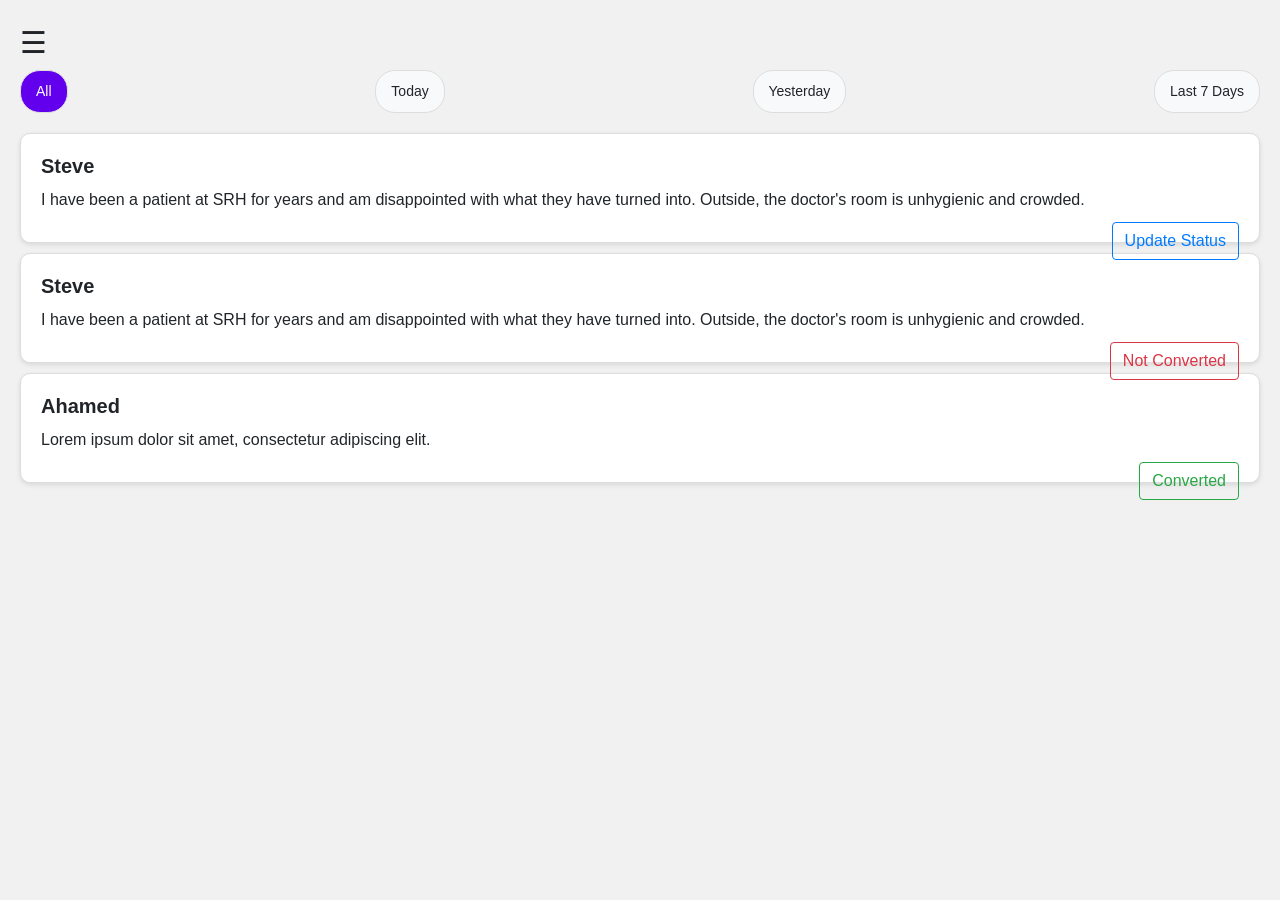
<file: review.html>
<!DOCTYPE html>
<html lang="en">
<head>
    <meta charset="UTF-8">
    <meta name="viewport" content="width=device-width, initial-scale=1.0">
    <title>Bad Reviews Dashboard</title>
    <link rel="stylesheet" href="https://maxcdn.bootstrapcdn.com/bootstrap/4.5.2/css/bootstrap.min.css">
    <style>
        /* Basic styles for body and layout */
        body {
            margin: 0;
            font-family: Arial, sans-serif;
            background-color: #f1f1f1;
        }

        /* Floating menu icon (Hamburger) */
        .menu-btn {
            font-size: 30px;
            cursor: pointer;
            padding: 10px;
            position: fixed;
            top: 10px;
            left: 10px;
            z-index: 1050;
        }

        /* Sidebar styles */
        .sidebar {
            height: 100%;
            width: 250px;
            position: fixed;
            top: 0;
            left: -250px;
            background-color: #f8f9fa;
            padding: 20px;
            transition: 0.3s;
            z-index: 2000;
        }

        .sidebar.open {
            left: 0;
        }

        .sidebar h4 {
            padding-left: 10px;
            font-weight: bold;
        }

        .sidebar ul {
            padding: 0;
            list-style: none;
        }

        .sidebar ul li {
            padding: 15px;
            cursor: pointer;
        }

        .sidebar ul li:hover {
            background-color: #ddd;
        }

        /* Main content area */
        .content {
            padding: 20px;
            margin-top: 50px;
        }

        /* Filter buttons for All, Today, Yesterday, Last 7 Days */
        .filter-btns {
            display: flex;
            justify-content: space-between;
            margin-bottom: 20px;
        }

        .filter-btn {
            padding: 10px 15px;
            background-color: #f8f9fa;
            border: 1px solid #ddd;
            border-radius: 20px;
            cursor: pointer;
            font-size: 14px;
            transition: 0.3s;
        }

        .filter-btn.active, .filter-btn:hover {
            background-color: #6200ee;
            color: white;
        }

        /* Review card styles */
        .review-card {
            background-color: #fff;
            border-radius: 10px;
            padding: 20px;
            margin-bottom: 10px;
            border: 1px solid #ddd;
            box-shadow: 0 2px 5px rgba(0, 0, 0, 0.1);
        }

        .review-card h5 {
            margin: 0;
            font-weight: bold;
        }

        .review-card p {
            margin: 10px 0;
        }

        .review-card button {
            float: right;
        }
    </style>
</head>
<body>

    <!-- Sidebar -->
    <div id="sidebar" class="sidebar">
        <h4>Mr. Lorem Ipsum</h4>
        <ul>
            <li onclick="showDashboard()">Dashboard</li>
            <li onclick="showBadReviews()">Bad Reviews</li>
            <li onclick="logOut()">Log Out</li>
        </ul>
    </div>

    <!-- Menu Button (Hamburger Icon) -->
    <div class="menu-btn" onclick="toggleSidebar()">&#9776;</div>

    <!-- Main Content -->
    <div class="content">
        <!-- Filter Buttons (All, Today, Yesterday, Last 7 Days) -->
        <div class="filter-btns">
            <div class="filter-btn active" onclick="filterReviews('all')">All</div>
            <div class="filter-btn" onclick="filterReviews('today')">Today</div>
            <div class="filter-btn" onclick="filterReviews('yesterday')">Yesterday</div>
            <div class="filter-btn" onclick="filterReviews('last7days')">Last 7 Days</div>
        </div>

        <!-- Bad Reviews Section -->
        <div class="reviews">
            <div class="review-card">
                <h5>Steve</h5>
                <p>I have been a patient at SRH for years and am disappointed with what they have turned into. Outside, the doctor's room is unhygienic and crowded.</p>
                <button class="btn btn-outline-primary">Update Status</button>
            </div>
            <div class="review-card">
                <h5>Steve</h5>
                <p>I have been a patient at SRH for years and am disappointed with what they have turned into. Outside, the doctor's room is unhygienic and crowded.</p>
                <button class="btn btn-outline-danger">Not Converted</button>
            </div>
            <div class="review-card">
                <h5>Ahamed</h5>
                <p>Lorem ipsum dolor sit amet, consectetur adipiscing elit.</p>
                <button class="btn btn-outline-success">Converted</button>
            </div>
        </div>
    </div>

    <!-- JavaScript and jQuery -->
    <script src="https://code.jquery.com/jquery-3.5.1.slim.min.js"></script>
    <script src="https://cdn.jsdelivr.net/npm/@popperjs/core@2.0.7/dist/umd/popper.min.js"></script>
    <script src="https://stackpath.bootstrapcdn.com/bootstrap/4.5.2/js/bootstrap.min.js"></script>

    <script>
        // Toggle Sidebar
        function toggleSidebar() {
            document.getElementById('sidebar').classList.toggle('open');
        }

        // Functions to show different content (you can customize)
        function showDashboard() {
            alert('Dashboard clicked');
        }

        function showBadReviews() {
            alert('Bad Reviews clicked');
        }

        function logOut() {
            alert('Logging out...');
        }

        // Filter Reviews Functionality
        function filterReviews(filter) {
            const filterButtons = document.querySelectorAll('.filter-btn');
            filterButtons.forEach(btn => btn.classList.remove('active'));

            switch (filter) {
                case 'all':
                    document.querySelector('.filter-btns .filter-btn:nth-child(1)').classList.add('active');
                    break;
                case 'today':
                    document.querySelector('.filter-btns .filter-btn:nth-child(2)').classList.add('active');
                    break;
                case 'yesterday':
                    document.querySelector('.filter-btns .filter-btn:nth-child(3)').classList.add('active');
                    break;
                case 'last7days':
                    document.querySelector('.filter-btns .filter-btn:nth-child(4)').classList.add('active');
                    break;
            }

            // Implement actual filtering functionality as per requirement
        }
    </script>

</body>
</html>
</file>
